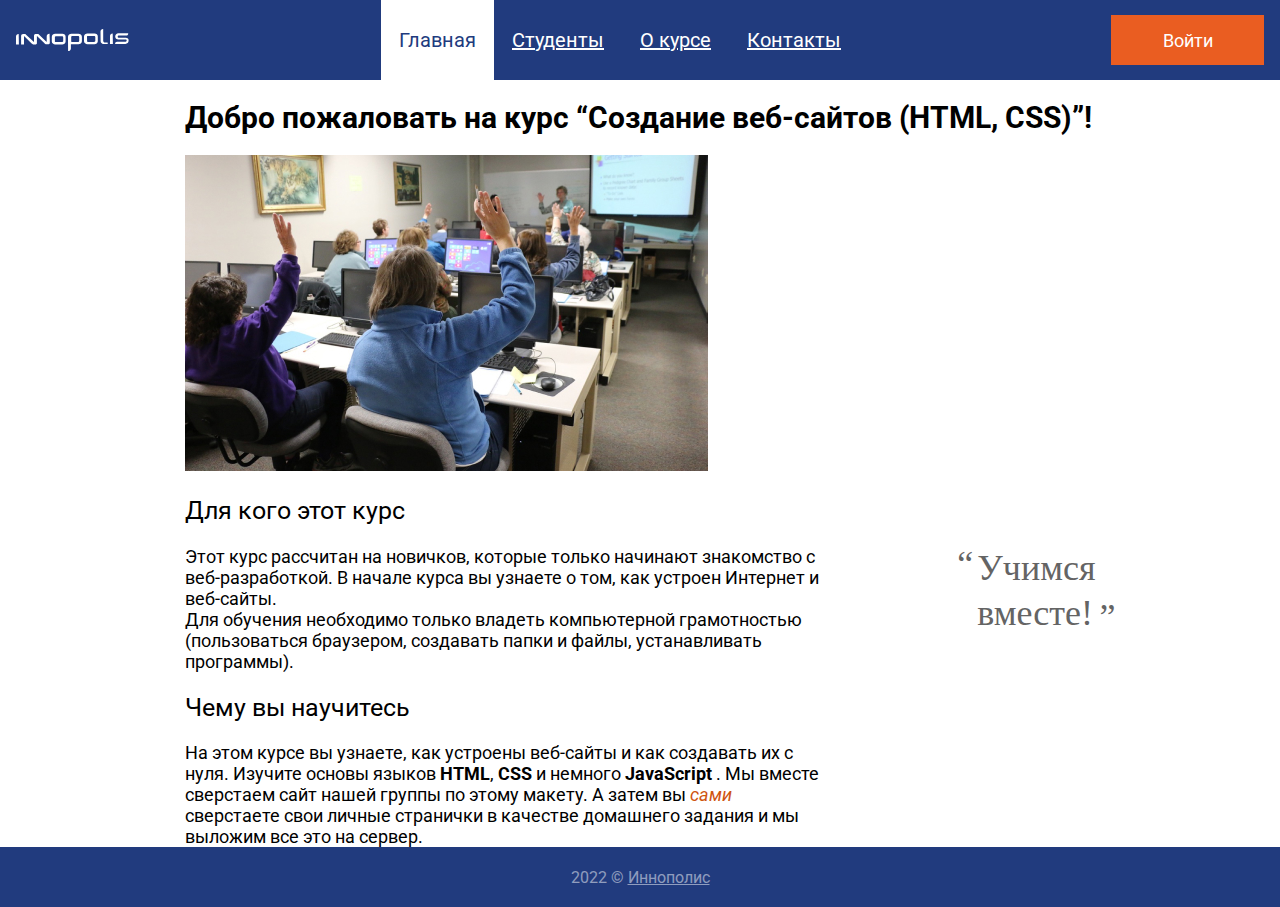
<file: index.html>
<!DOCTYPE html>
<html lang="ru">
    <head>
        <meta charset="UTF-8">
        <meta name="viewport" content="width=device-width,initial-scale=1.0">
        <title>Сайт группы</title>
        <link rel="stylesheet" href="css/style.css">
        <link rel="preconnect" href="https://fonts.googleapis.com">
<link rel="preconnect" href="https://fonts.gstatic.com" crossorigin>
<link href="https://fonts.googleapis.com/css2? family=Lobster&family=Roboto:ital,wght@0,400;0,700;1,400&display=swap" rel="stylesheet">
<script defer src="js/login-popup.js"></script>
    </head>
    <body class="page">
        <header class="header">
            <img class="site-logo" src="img/logo.svg" alt="Логотип">
            <ul class="site-menu">
                <li><a class="menu-link active-link" href="#">Главная</a></li>
                <li><a class="menu-link" href="pages/students.html">Студенты</a></li>
                <li><a class="menu-link" href="pages/about.html">О курсе</a></li>
                <li><a class="menu-link" href="pages/contacts.html">Контакты</a></li>
            </ul>
            <a class="login-button" href="login.html">Войти</a>
            <div class="login-popup">
                <h2 class="login-heading">Войти на сайт</h2>
                <form class="login-form" action="#" method="GET">
                    <input class="login-input" name="login" type="email" placeholder="Логин" required="">
                    <input class="password-input" name="password" type="password" placeholder="Пароль" required="">
                    <button class="popup-button" type="submit">Войти</button>
                </form>
            </div>
        </header>
<main class="main">
    <h1 class="main-heading">Добро пожаловать на курс “Создание веб-сайтов (HTML, CSS)”!</h1>
    <img class="class-photo" src="img/class-2.jpg" alt="Фото компьютерного класса" width="523" height="316">
    <h2>Для кого этот курс</h2>
    <div class="intro-wrapper">
     <p class="intro-text">Этот курс рассчитан на новичков, которые только начинают знакомство с веб-разработкой. В начале курса вы узнаете о том, как устроен Интернет и веб-сайты. <br>
    Для обучения необходимо только владеть компьютерной грамотностью (пользоваться браузером, создавать папки и файлы, устанавливать программы).</p>
     <aside class="intro-aside">
        <blockquote>	
            Учимся<br> 
            вместе!	
            </blockquote>
     </aside>
    </div>
    <h2>Чему вы научитесь</h2>
    <p class="intro-text">На этом курсе вы узнаете, как устроены веб-сайты и как создавать их с нуля. Изучите основы языков <strong>HTML</strong>, <strong>CSS</strong> и немного <strong>JavaScript</strong> . Мы вместе сверстаем сайт нашей группы по этому макету. А затем вы <em>сами</em> сверстаете свои личные странички в качестве домашнего задания и мы выложим все это на сервер.</p>
   
</main>
<footer class="footer">
    <p class="copywrite">2022 &copy; <a class="innop-link" href="https://innopolis.com/">Иннополис</a></p>
</footer>
    </body>
</html>
</file>
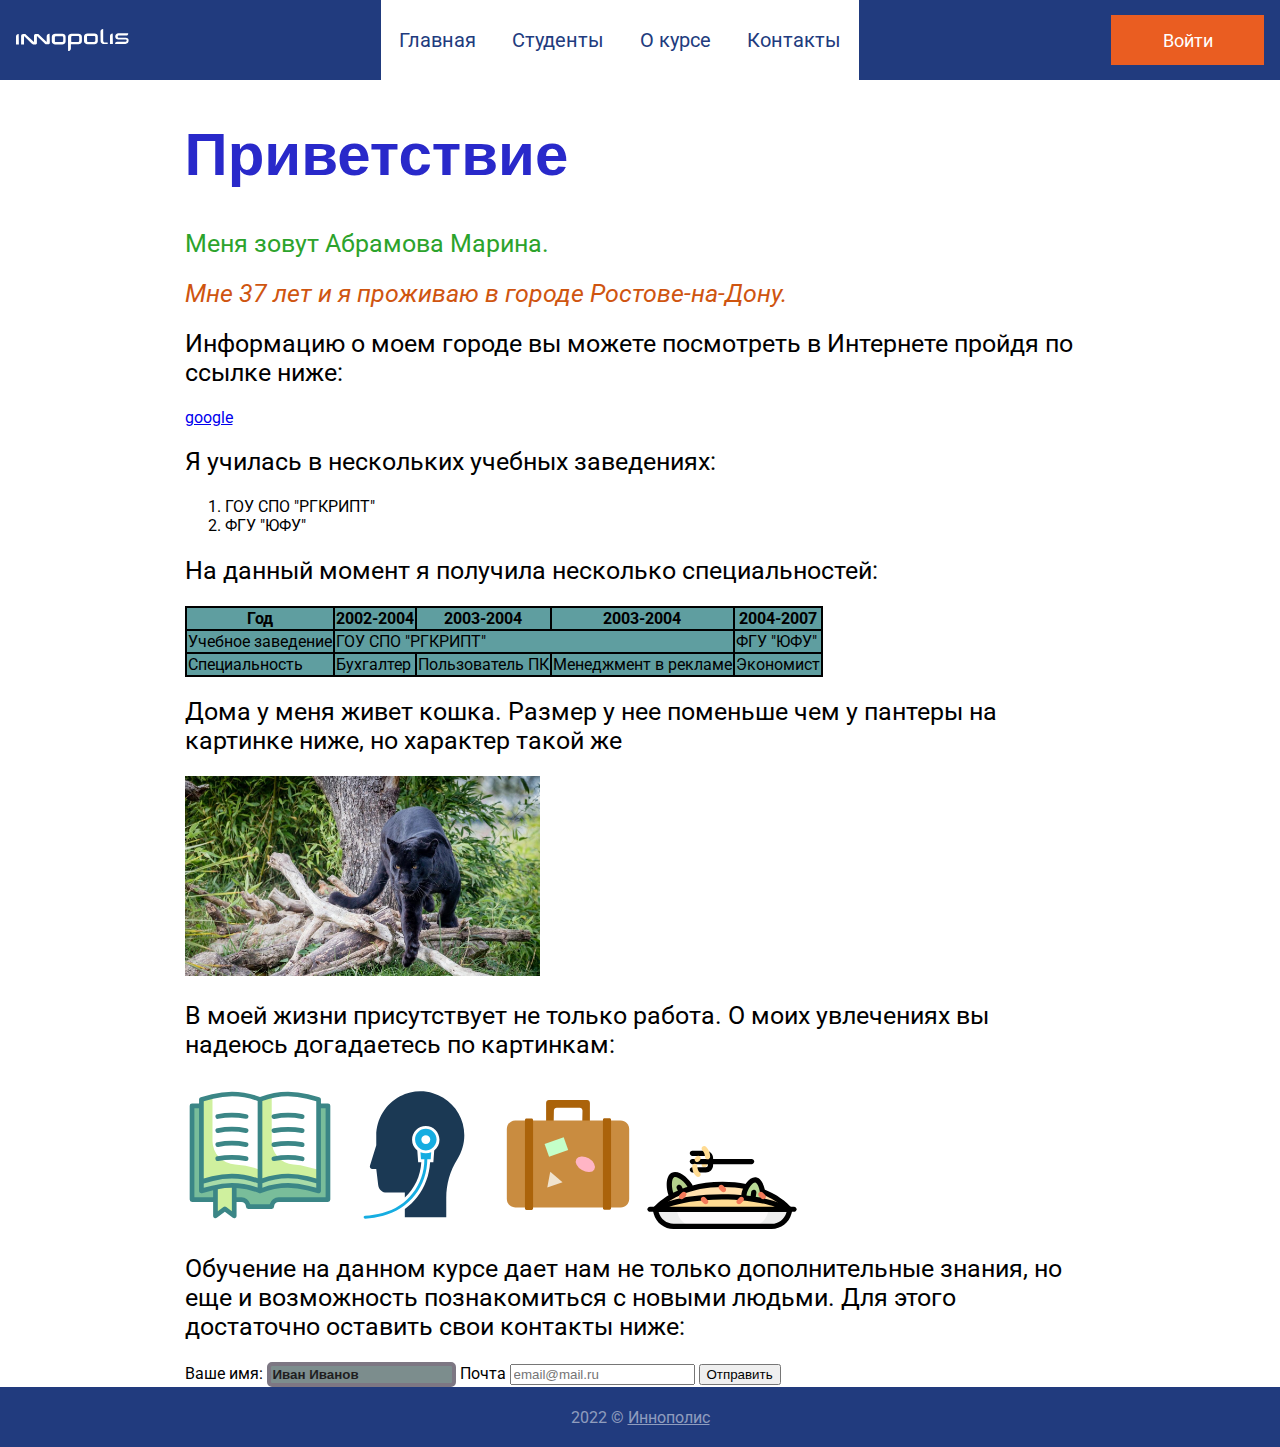
<file: Моя страница 1/index.html>
<!DOCTYPE html>
<html lang="ru">
    <head>
        <meta charset="UTF-8">
        <meta name="viewport" content="width=device-width,initial-scale=1.0">
        <title>Сайт группы</title>
        <link rel="stylesheet" href="./style.css">
        <link rel="preconnect" href="https://fonts.googleapis.com">
<link rel="preconnect" href="https://fonts.gstatic.com" crossorigin>
<link href="https://fonts.googleapis.com/css2? family=Lobster&family=Roboto:ital,wght@0,400;0,700;1,400&display=swap" rel="stylesheet">
<script defer src="js/login-popup.js"></script>
    </head>
    <body class="page">
        <header class="header">
            <img class="site-logo" src="img/logo.svg" alt="Логотип">
            <ul class="site-menu">
                <li><a class="menu-link active-link" href="../Урок 21.10.2022/index.html">Главная</a></li>
                <li><a class="menu-link active-link" href="../Урок 21.10.2022/pages/students.html">Студенты</a></li>
                <li><a class="menu-link active-link" href="../Урок 21.10.2022/pages/about.html">О курсе</a></li>
                <li><a class="menu-link active-link" href="../Урок 21.10.2022/pages/contacts.html">Контакты</a></li>
            </ul>
            <a class="login-button" href="login.html">Войти</a>
            <div class="login-popup">
                <h2 class="login-heading">Войти на сайт</h2>
                <form class="login-form" action="#" method="GET">
                    <input class="login-input" name="login" type="email" placeholder="Логин" required="">
                    <input class="password-input" name="password" type="password" placeholder="Пароль" required="">
                    <button class="popup-button" type="submit">Войти</button>
                </form>
            </div>
        </header>
        
        <body>
            <main class="main">
            <h1>Приветствие</h1>
            <h2 style="color: rgb(44, 163, 44)">Меня зовут Абрамова Марина. </h2>
            <h2><em>Мне 37 лет и я проживаю в городе Ростове-на-Дону.</em> </h2>
            <h2>Информацию о моем городе вы можете посмотреть в Интернете пройдя по ссылке ниже:</h2>
    <a href="https://www.google.com">google</a>
    <h2>Я училась в нескольких учебных заведениях:</h2>
        <ol>
        <li> ГОУ СПО "РГКРИПТ"</li>
        <li> ФГУ "ЮФУ"</li>
        </ol>
        <h2>На данный момент я получила несколько специальностей:</h2>
        <table>
            <tr>
                <th>Год</th>
                <th>2002-2004</th>
                <th>2003-2004</th>
                <th>2003-2004</th>
                <th>2004-2007</th>
                
            </tr>
            <tr>
                <td >Учебное заведение</td>
                <td colspan="3">ГОУ СПО "РГКРИПТ"</td>
                <td>ФГУ "ЮФУ"</td>
            </tr>
            <tr>
                <td>Специальность</td>
                <td>Бухгалтер</td>
                <td>Пользователь ПК</td>
                <td>Менеджмент в рекламе</td>
                <td>Экономист</td>
            </tr>
        </table>
        <h2>Дома у меня живет кошка. Размер у нее поменьше чем у пантеры на картинке ниже, но характер такой же</h2>
        <img class="lanscape" src="img/panther-black-animals-predator-xvrg.jpeg" alt="Пантера" width="400" height="200">
        <h2> В моей жизни присутствует не только работа. О моих увлечениях вы надеюсь догадаетесь по картинкам:</h2>
        <object class="icon" data="img/book-education-library-2-svgrepo-com.svg" type="image/svg+xml"></object>
        <object class="melody" data="img/audio-melody-music-49-svgrepo-com.svg" type="image/svg+xml"></object>
        <object class="travel" data="img/summer-backpack-travel-svgrepo-com.svg" type="image/svg+xml"></object>
        <object class="pasta" data="img/pasta-svgrepo-com.svg" type="image/svg+xml"></object>
        <h2>Обучение на данном курсе дает нам не только дополнительные знания, но еще и возможность познакомиться с новыми людьми. Для этого достаточно оставить свои контакты ниже:</h2>
        <form action="" methot="get">
            <label for="name">Ваше имя:</label>
            <input class="name-input" id="name" type="text" name="username" required placeholder="Иван Иванов">
            <label for="email">Почта</label>
            <input id="email" type="email" name="email" required
            placeholder="email@mail.ru">
           
        <button type="submit">Отправить</button>
    </form>
    </main>
    <footer class="footer">
        <p class="copywrite">2022 &copy; <a class="innop-link" href="https://innopolis.com/">Иннополис</a></p>
    </footer>
</body>
</html>
</file>
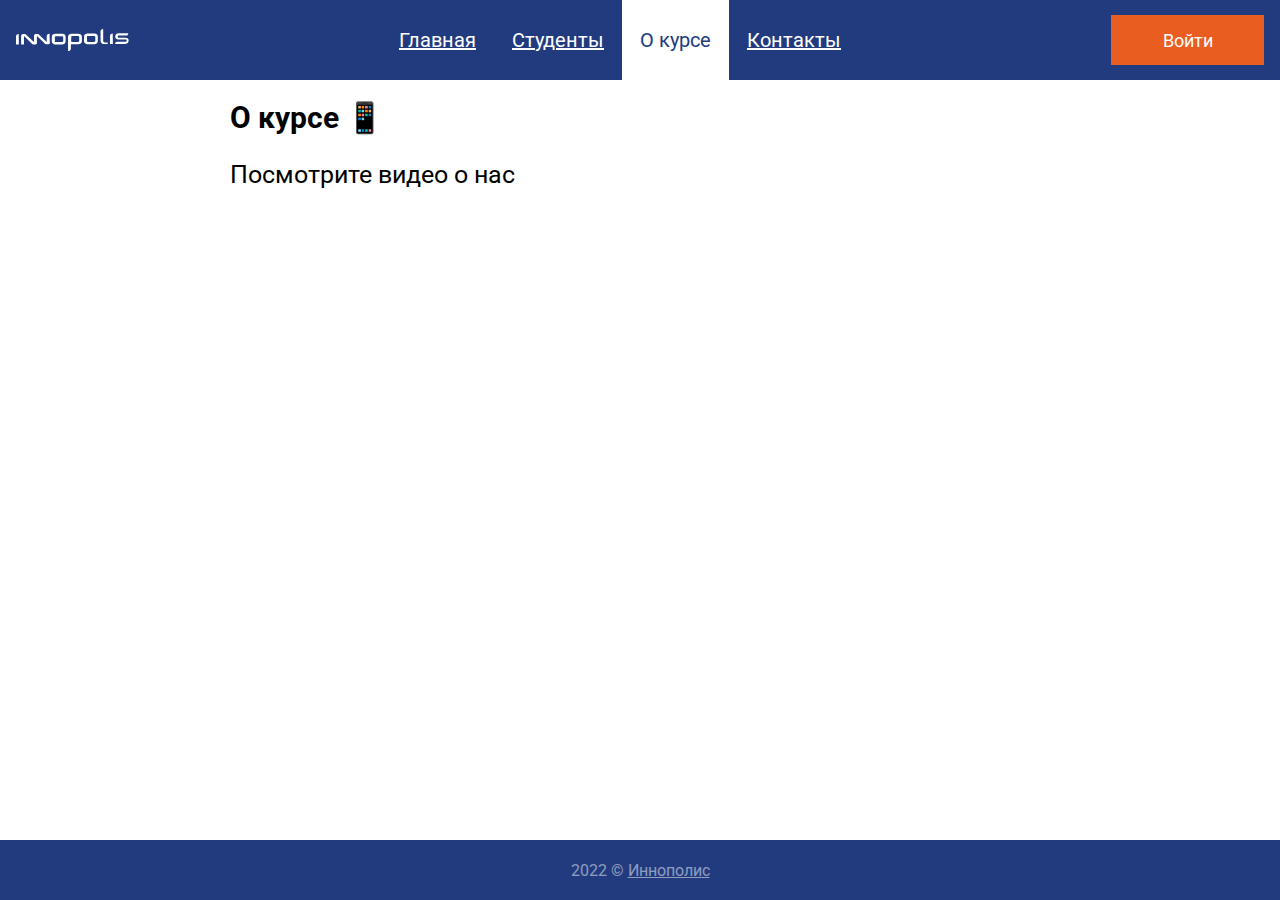
<file: pages/about.html>
<!DOCTYPE html>
<html lang="ru">
    <head>
        <meta charset="UTF-8">
        <meta name="viewport" content="width=device-width,initial-scale=1.0">
        <title>Студенты-Сайт группы</title>
        <link rel="stylesheet" href="../css/style.css">
        <link rel="preconnect" href="https://fonts.googleapis.com">
<link rel="preconnect" href="https://fonts.gstatic.com" crossorigin>
<link href="https://fonts.googleapis.com/css2?family=Roboto:ital,wght@0,400;0,700;1,400&display=swap" rel="stylesheet">
<script defer src="../js/login-popup.js"></script>
    </head>
    <body class="page">
        <header class="header">
            <img class="site-logo" src="../img/logo.svg"Логотип">
            <ul class="site-menu">
                <li><a class="menu-link" href="../index.html">Главная</a></li>
                <li><a class="menu-link" href="./students.html">Студенты</a></li>
                <li><a class="menu-link  active-link" href="#">О курсе</a></li>
                <li><a class="menu-link" href="contacts.html">Контакты</a></li>
            </ul>
            <a class="login-button" href="login.html">Войти</a>
            <div class="login-popup">
                <h2 class="login-heading">Войти на сайт</h2>
                <form class="login-form" action="" method="GET">
                    <input class="login-input" name="login" type="text" placeholder="Логин" required="">
                    <input class="password input" name="password" type="password" placeholder="Пароль" required="">
                    <button class="popup-button" type="submit">Войти</button>
                </form>
            </div>
        </header>
        <main class="main main-about">
            <h1 class="main-heading">О курсе 📱 </h1>
            <p class="about-text">Посмотрите видео о нас</p>
            <iframe class="about-video" width="560" height="315" src="https://www.youtube.com/embed/HiFfgmPXsXw" title="YouTube video player" frameborder="0" allow="accelerometer; autoplay; clipboard-write; encrypted-media; gyroscope; picture-in-picture" allowfullscreen></iframe>

        </main>
        <footer class="footer">
            <p class="copywrite">2022 &copy; <a class="innop-link" href="https://innopolis.com/">Иннополис</a></p>
        </footer>

    </body>
</html>
</file>
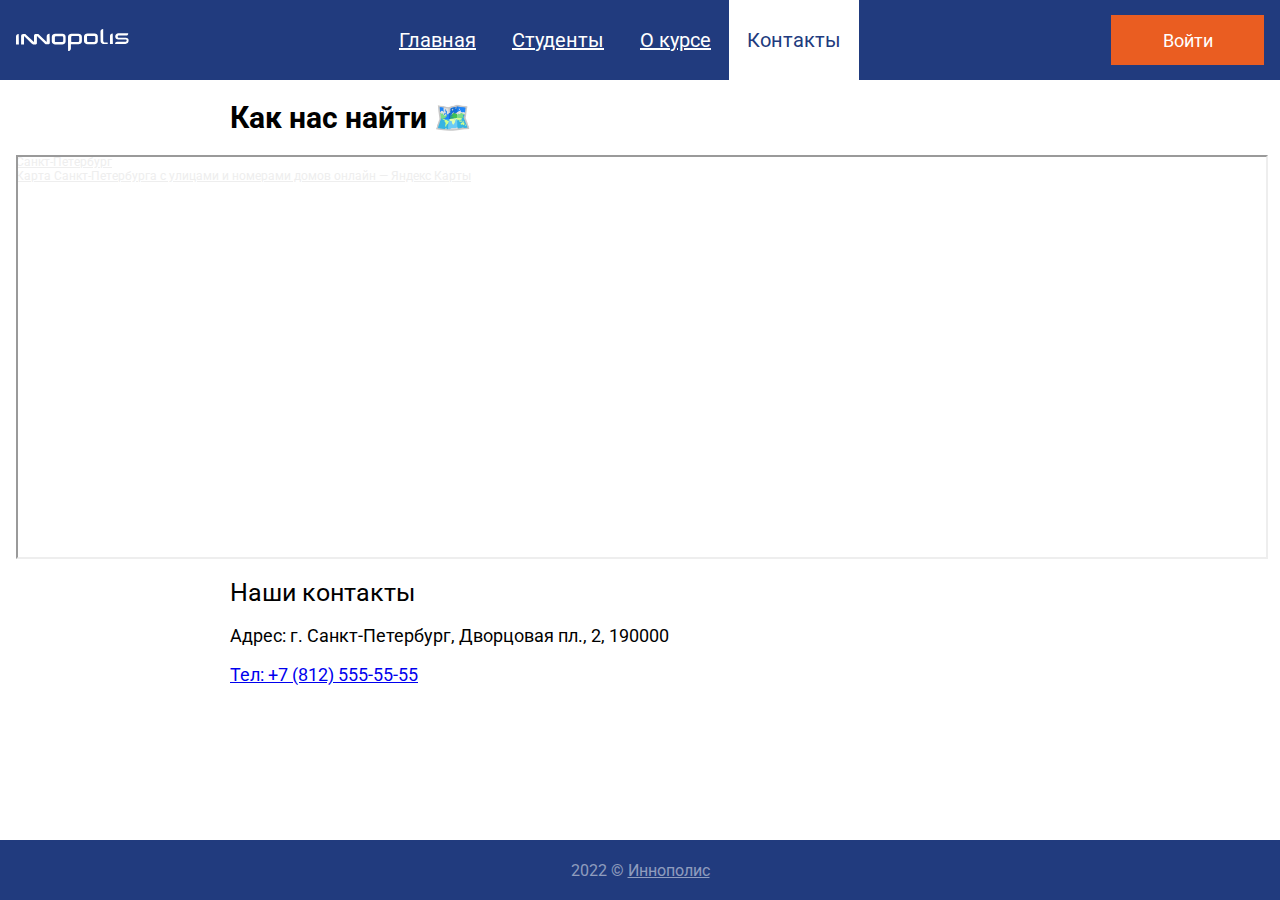
<file: pages/contacts.html>
<!DOCTYPE html>
<html lang="ru">
    <head>
        <meta charset="UTF-8">
        <meta name="viewport" content="width=device-width,initial-scale=1.0">
        <title>Студенты-Сайт группы</title>
        <link rel="stylesheet" href="../css/style.css">
        <link rel="preconnect" href="https://fonts.googleapis.com">
<link rel="preconnect" href="https://fonts.gstatic.com" crossorigin>
<link href="https://fonts.googleapis.com/css2?family=Roboto:ital,wght@0,400;0,700;1,400&display=swap" rel="stylesheet">
<script defer src="../js/login-popup.js"></script>
    </head>
    <body class="page">
        <header class="header">
            <img class="site-logo" src="../img/logo.svg"Логотип">
            <ul class="site-menu">
                <li><a class="menu-link" href="../index.html">Главная</a></li>
                <li><a class="menu-link" href="./students.html">Студенты</a></li>
                <li><a class="menu-link" href="about.html">О курсе</a></li>
                <li><a class="menu-link active-link" href="#">Контакты</a></li>
            </ul>
            <a class="login-button" href="login.html">Войти</a>
            <div class="login-popup">
                <h2 class="login-heading">Войти на сайт</h2>
                <form class="login-form" action="" method="GET">
                    <input class="login-input" name="login" type="text" placeholder="Логин" required="">
                    <input class="password input" name="password" type="password" placeholder="Пароль" required="">
                    <button class="popup-button" type="submit">Войти</button>
                </form>
            </div>
        </header>
        <main class="main contacts-about">
            <h1 class="main-heading contacts-heading">Как нас найти 🗺️️</h1>
            <div class="contacts-maps" style="position:relative;overflow:hidden;"><a href="https://yandex.ru/maps/2/saint-petersburg/?utm_medium=mapframe&utm_source=maps" style="color:#eee;font-size:12px;position:absolute;top:0px;">Санкт‑Петербург</a><a href="https://yandex.ru/maps/2/saint-petersburg/?ll=30.315635%2C59.938951&utm_medium=mapframe&utm_source=maps&z=11" style="color:#eee;font-size:12px;position:absolute;top:14px;">Карта Санкт-Петербурга с улицами и номерами домов онлайн — Яндекс Карты</a><iframe class="yandex-map" src="https://yandex.ru/map-widget/v1/-/COEsvec" width="560" height="400" frameborder="1" allowfullscreen="true" style="position:relative;"></iframe></div>
            <h2 class="contacts-text-heading">Наши контакты</h2>
            <address class="contacts-address">
                <p>Адрес: г. Санкт-Петербург, Дворцовая пл., 2, 190000</p>
                <a class="contacts-tel" href="tel:+78125555555">Тел: +7 (812) 555-55-55</a>
            </address>

        </main>
        <footer class="footer">
            <p class="copywrite">2022 &copy; <a class="innop-link" href="https://innopolis.com/">Иннополис</a></p>
        </footer>

    </body>
</html>
</file>
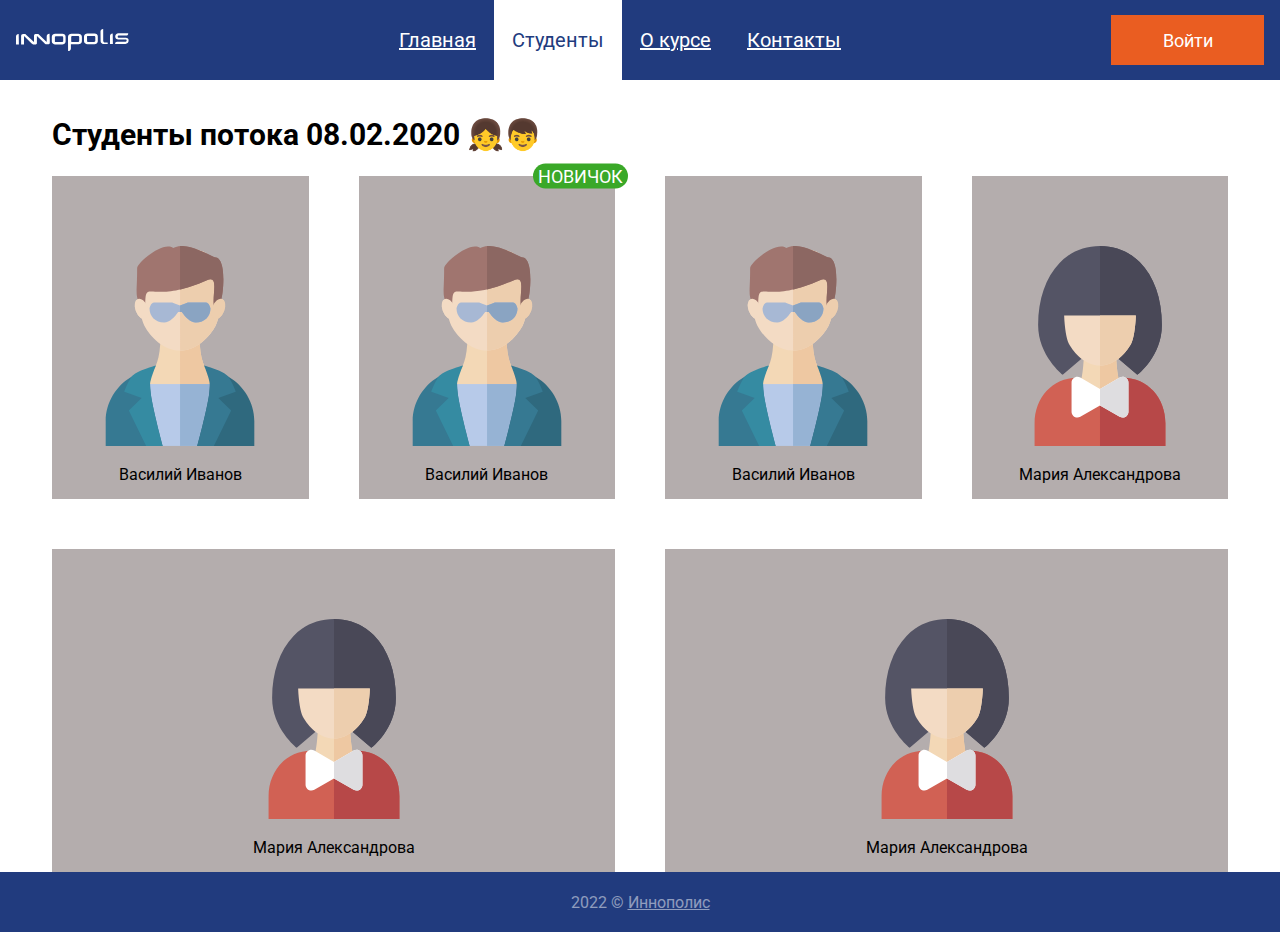
<file: pages/students.html>
<!DOCTYPE html>
<html lang="ru">
    <head>
        <meta charset="UTF-8">
        <meta name="viewport" content="width=device-width,initial-scale=1.0">
        <title>Студенты-Сайт группы</title>
        <link rel="stylesheet" href="../css/style.css">
        <link rel="preconnect" href="https://fonts.googleapis.com">
<link rel="preconnect" href="https://fonts.gstatic.com" crossorigin>
<link href="https://fonts.googleapis.com/css2?family=Roboto:ital,wght@0,400;0,700;1,400&display=swap" rel="stylesheet">
<script defer src="../js/login-popup.js"></script>
    </head>
    <body class="page">
        <header class="header student-header">
            <img class="site-logo" src="../img/logo.svg" alt="Логотип">
            <ul class="site-menu">
                <li><a class="menu-link" href="../index.html">Главная</a></li>
                <li><a class="menu-link active-link " href="#">Студенты</a></li>
                <li><a class="menu-link" href="about.html">О курсе</a></li>
                <li><a class="menu-link" href="contacts.html">Контакты</a></li>
            </ul>
            <a class="login-button" href="login.html">Войти</a>
            <div class="login-popup">
                <h2 class="login-heading">Войти на сайт</h2>
                <form class="login-form" action="#" method="GET">
                    <input class="login-input" name="login" type="text" placeholder="Логин" required="">
                    <input class="password input" name="password" type="password" placeholder="Пароль" required="">
                    <button class="popup-button" type="submit">Войти</button>
                </form>
            </div>
        </header>
<main class="main main-students">
    <h1 class="main-heading student-heading">Студенты потока 08.02.2020 </h1>
    <div class="students">
        <section class="student">
         <a class="student-link" href="">
            <img src="../img/avatar-man.svg" alt="Аватар студента" width="200" height="270">
            <p class="student-name">Василий Иванов</p>
         </a>
        </section>
        
        <section class="student">
            <a class="student-link" href="">
               <img src="../img/avatar-man.svg" alt="Аватар студента" width="200" height="270">
               <p class="student-name">Василий Иванов</p>
            </a>
            <span class="student-new">Новичок</span>
           </section>

           <section class="student">
            <a class="student-link" href="">
               <img src="../img/avatar-man.svg" alt="Аватар студента" width="200" height="270">
               <p class="student-name">Василий Иванов</p>
            </a>
           </section>
           <section class="student">
             <a class="student-link" href="../Моя страница 1/index.html">
            <img src="../img/avatar-svgrepo-woman.svg" alt="Аватар студента" width="200" height="270">
               <p class="student-name">Мария Александрова</p>
             </a>
            </section>
          
        <section class="student">
            <a class="student-link" href="">
         <img src="../img/avatar-svgrepo-woman.svg" alt="Аватар студента" width="200" height="270">
            <p class="student-name">Мария Александрова</p>
            </a>
         </section>
        
         <section class="student">
            <a class="student-link" href="">
         <img src="../img/avatar-svgrepo-woman.svg" alt="Аватар студента" width="200" height="270">
            <p class="student-name">Мария Александрова</p>
            </a>
         </section>
    </div>
</main>
<footer class="footer">
    <p class="copywrite">2022 &copy; <a class="innop-link" href="https://innopolis.com/">Иннополис</a></p>
</footer>
    </body>
</html>
</file>
<file: css/style.css>
.page {
    display: flex;
    flex-direction: column;
    min-height: 100vh;
    margin: 0;
    font-family: 'Roboto', sans-serif;
}
.header {
    box-sizing: border-box;
    width: 100%;
    max-width: 1300px;
    margin: 0 auto;
    padding: 0 16px;
    min-height: 80px;
    display: flex;
    flex-wrap: wrap;
    justify-content: space-between;
    align-items: center;
    background-color:rgb(33, 59, 126, 1);
}

@media (max-width: 630px) {
    .site-logo {
        width: 100%;
        min-height: 80px;
    }
}

.site-menu {
    align-self: stretch;
    display: flex;
    flex-wrap: wrap;
    margin: 0;
    padding: 0;
    list-style: none;
}
.site-menu > li {
    display: flex;
    min-height: 80px;
}
.menu-link {
    display: flex;
    align-items: center;
    font-family: 'Roboto';
    font-style: normal;
    font-weight: 400;
    font-size: 20px;
    color: #fff;
    padding: 0 18px;
}
.menu-link:hover {
    color: #213B7E;
    background-color: #fff;
    text-decoration: none;
}
.login-button {
    display: flex;
    justify-content: center;
    align-items: center;
    width: 153px;
    min-height: 50px;
    font-family: 'Roboto';
    font-style: normal;
    font-weight: 400;
    font-size: 18px;
    color: #fff;
    background-color:#EA5D21 ;
    text-decoration: none;
}
/* login popup */
.login-popup {
    display: none;
    position: fixed;
    z-index: 1;
    bottom: 0;
    left: 50%;
    transform: translate(-50%, -50%);
    box-sizing: border-box;
    width: 100%;
    max-width: 500px;
    min-height: 418px;
    padding: 26px 28px 56px;
    background-color: white;
    border: 1px solid #213B7E;
    box-shadow: 5px 5px 4px 0 rgba(0,0,0,0.25);
}
.login-form {
    display: flex;
    align-items: center;
    flex-direction: column;
}
.login-input::placeholder,
.password-input::placeholder {
    font-family: 'Roboto';
    font-style: normal;
    font-weight: 400;
    font-size: 24px;
    line-height: 28px;
}
.login-form > input {
    width: 100%;
    max-width: 444px;
    min-height: 55px;
    margin-bottom: 56px;
    border: 1px solid #808080;
}
.popup-button {
    font-family: 'Roboto', sans-serif;
    font-weight: 400;
    font-size: 18px;
    display: flex;
    justify-content: center;
    align-items: center;
    width: 153px;
    min-height: 50px;
    text-decoration: none;
    color: #FFFFFF;
    background-color: #EA6113;
    border: none;
}
.login-form > input {
    padding: 0 1em;
}
/* Mein */
.main {
    box-sizing: border-box;
    width: 100%;
    max-width: 911px;
    margin: 0 auto;
    /* padding: 0 2vw; */
    flex-grow: 1;   
}

.class-photo {
    object-fit: cover;
    width: 100%;
    max-width: 523px;
    height: 316px;
}
.main-heading {
    font-family: 'Roboto';
    font-style: normal;
    font-weight: 700;
    font-size: 30px;
    line-height: 1.17;
}
h2 {
    font-family: 'Roboto', sans-serif;
    font-style: normal;
    font-weight: 400;
    font-size: 25px;
    line-height: 29px;  
}
/* Students */
.students {
    display: flex;
    flex-wrap: wrap;
    max-width: 1202px;
    gap: 50px;
    padding: 0 13px;
    box-sizing: border-box;
    margin: 0 auto;
}
.student-header {
    margin-bottom: 37px;
}
.main-students {
    max-width: 1202px;
}
.student-heading {
    max-width: 1202px;
    padding: 0 13px;
    margin: 0 auto;
    margin-bottom: 24px;
    box-sizing: border-box;
}
.student-heading::after {
    content: '👧👦';
}
.student {
    position: relative;
    display: flex;
    flex-direction: column;
    align-items: center;
    flex: 1 1 0;
    /* outline: 1px solid black; */
    box-sizing: border-box;
    width: 200px;
    background-color: #b4adad;
}
@media (min-widht: 1150px) {
    .student {
        max-width: calc(100% / 2);
    }
} 
.student-new {
    position: absolute;
    top: 0;
    transform: translateY(-50%);
    right: -13px;
    display: flex;
    padding: 2px 5px;
    border-radius: 20px;
    background-color: #3AA828;
    color: #fff;
    text-transform: uppercase;
    font-family: 'Roboto';
    font-style: normal;
    font-weight: 400;
    font-size: 18px;
    line-height: 21px; 
}

.student img {
    min-height: 270px;
    object-position: bottom;
    object-fit: contain;
}
.student-name {
    display: block;
    margin-bottom: 1em;
    text-align: center; 
    text-decoration: none;
    margin: 15px;
    color: #000000;
}
.student-link {
    text-decoration: none;
}
.intro-wrapper {
    display: flex;
    flex-wrap: wrap;
    justify-content: space-between;
}
.intro-aside {
    color: #646464;
    font-family: 'Lobster';
    font-style: normal;
    font-weight: 400;
    font-size: 36px;
    line-height: 45px;
}
.intro-aside > blockquote {
    margin: 0;
    position: relative;
}
.intro-aside > blockquote::before {
    content:	
    '\201C';
    position: absolute;
    left: -20px;
    top: -4px;
}
.intro-aside > blockquote::after {
    content:	
    '\201D';
    position: absolute;
    right: -20px;
    bottom: -4px;
}
.intro-text {
    margin: 0;
    width: 100%;
    max-width: 634px;
    font-family: 'Roboto';
    font-style: normal;
    font-weight: 400;
    font-size: 18px;
    line-height: 21px;
}
.intro-text > strong {
    font-weight: 700;
}
em {
    color: #Cf5510 ;
    font-style: italic;
}
/* About */
.main-about {
    max-width: 820px;

}
.about-text {
    font-family: 'Roboto';
    font-style: normal;
    font-weight: 400;
    font-size: 25px;
    line-height: 29px;
}
.about-video {
    width: 100%;
    min-height: 550px;
}

/* Contacts */
.contacts-about {
    max-width: 100%;
}
.contacts-heading {
    max-width: 820px;
    margin-left: auto;
    margin-right: auto;
}
.contacts-text-heading {
    max-width: 820px;
    margin: 0 auto;
    font-family: 'Roboto';
    font-style: normal;
    font-weight: 400;
    font-size: 25px;
    line-height: 29px;
}
.contacts-address,
.contacts-tel {
    max-width: 820px;
    margin: 0 auto;
    font-family: 'Roboto';
    font-style: normal;
    font-weight: 400;
    font-size: 18px;
    line-height: 21px;
}
.contacts-maps {
    box-sizing: border-box;
    width: 100%;
    max-width: 1300px;
    margin: 0 auto;
    margin-bottom: 15px;
    padding: 0 16px;
    
}
.yandex-map {
    width: 100%;
    
}
/* Footer */
.footer {
    box-sizing: border-box;
    width: 100%;
    max-width: 1300px;
    margin: 0 auto;
    padding: 0 16px;
    min-height: 60px;
    display: flex;
    flex-wrap: wrap;
    justify-content: center;
    align-items: center;
    background-color:#213B7E;
}
.copywrite {
    color: rgba(255, 255, 255, 0.5);
}
.innop-link {
    color:rgba(255, 255, 255, 0.5); 
}

/* Responsive */
@media (max-width: 630px) {
    .header {
        justify-content: center;
        padding: 1em 16px;
        gap: 1em;
    }
    
    .site-logo {
        width: 100%;
        min-height: 80px;
    }
    .site-menu {
        justify-content: center;
    }
}

/* JS */
.active-link {
    color: #213B7E;
    background-color: #fff;
    text-decoration: none;
   
}
.show-popup {
    display: block;
}
</file>
<file: Моя страница 1/style.css>
.page {
    display: flex;
    flex-direction: column;
    min-height: 100vh;
    margin: 0;
    font-family: 'Roboto', sans-serif;
}
.header {
    box-sizing: border-box;
    width: 100%;
    max-width: 1300px;
    margin: 0 auto;
    padding: 0 16px;
    min-height: 80px;
    display: flex;
    flex-wrap: wrap;
    justify-content: space-between;
    align-items: center;
    background-color:rgb(33, 59, 126, 1);
}

@media (max-width: 630px) {
    .site-logo {
        width: 100%;
        min-height: 80px;
    }
}

.site-menu {
    align-self: stretch;
    display: flex;
    flex-wrap: wrap;
    margin: 0;
    padding: 0;
    list-style: none;
}
.site-menu > li {
    display: flex;
    min-height: 80px;
}
.menu-link {
    display: flex;
    align-items: center;
    font-family: 'Roboto';
    font-style: normal;
    font-weight: 400;
    font-size: 20px;
    color: #fff;
    padding: 0 18px;
}
.menu-link:hover {
    color: #213B7E;
    background-color: #fff;
    text-decoration: none;
}
.login-button {
    display: flex;
    justify-content: center;
    align-items: center;
    width: 153px;
    min-height: 50px;
    font-family: 'Roboto';
    font-style: normal;
    font-weight: 400;
    font-size: 18px;
    color: #fff;
    background-color:#EA5D21 ;
    text-decoration: none;
}
/* login popup */
.login-popup {
    display: none;
    position: fixed;
    z-index: 1;
    bottom: 0;
    left: 50%;
    transform: translate(-50%, -50%);
    box-sizing: border-box;
    width: 100%;
    max-width: 500px;
    min-height: 418px;
    padding: 26px 28px 56px;
    background-color: white;
    border: 1px solid #213B7E;
    box-shadow: 5px 5px 4px 0 rgba(0,0,0,0.25);
}
.login-form {
    display: flex;
    align-items: center;
    flex-direction: column;
}
.login-input::placeholder,
.password-input::placeholder {
    font-family: 'Roboto';
    font-style: normal;
    font-weight: 400;
    font-size: 24px;
    line-height: 28px;
}
.login-form > input {
    width: 100%;
    max-width: 444px;
    min-height: 55px;
    margin-bottom: 56px;
    border: 1px solid #808080;
}
.popup-button {
    font-family: 'Roboto', sans-serif;
    font-weight: 400;
    font-size: 18px;
    display: flex;
    justify-content: center;
    align-items: center;
    width: 153px;
    min-height: 50px;
    text-decoration: none;
    color: #FFFFFF;
    background-color: #EA6113;
    border: none;
}
.login-form > input {
    padding: 0 1em;
}
/* Mein */
.main {
    box-sizing: border-box;
    width: 100%;
    max-width: 911px;
    margin: 0 auto;
    /* padding: 0 2vw; */
    flex-grow: 1;   
}

.class-photo {
    object-fit: cover;
    width: 100%;
    max-width: 523px;
    height: 316px;
}
.main-heading {
    font-family: 'Roboto';
    font-style: normal;
    font-weight: 700;
    font-size: 30px;
    line-height: 1.17;
}
h2 {
    font-family: 'Roboto', sans-serif;
    font-style: normal;
    font-weight: 400;
    font-size: 25px;
    line-height: 29px;  
}
/* Students */
.students {
    display: flex;
    flex-wrap: wrap;
    max-width: 1202px;
    gap: 50px;
    padding: 0 13px;
    box-sizing: border-box;
    margin: 0 auto;
}
.student-header {
    margin-bottom: 37px;
}
.main-students {
    max-width: 1202px;
}
.student-heading {
    max-width: 1202px;
    padding: 0 13px;
    margin: 0 auto;
    margin-bottom: 24px;
    box-sizing: border-box;
}
.student-heading::after {
    content: '👧👦';
}
.student {
    position: relative;
    display: flex;
    flex-direction: column;
    align-items: center;
    flex: 1 1 0;
    /* outline: 1px solid black; */
    box-sizing: border-box;
    width: 200px;
    background-color: #b4adad;
}
@media (min-widht: 1150px) {
    .student {
        max-width: calc(100% / 2);
    }
} 
.student-new {
    position: absolute;
    top: 0;
    transform: translateY(-50%);
    right: -13px;
    display: flex;
    padding: 2px 5px;
    border-radius: 20px;
    background-color: #3AA828;
    color: #fff;
    text-transform: uppercase;
    font-family: 'Roboto';
    font-style: normal;
    font-weight: 400;
    font-size: 18px;
    line-height: 21px; 
}

.student img {
    min-height: 270px;
    object-position: bottom;
    object-fit: contain;
}
.student-name {
    display: block;
    margin-bottom: 1em;
    text-align: center;
    margin: 0;
    color: #000000;
}
.intro-wrapper {
    display: flex;
    flex-wrap: wrap;
    justify-content: space-between;
}
.intro-aside {
    color: #646464;
    font-family: 'Lobster';
    font-style: normal;
    font-weight: 400;
    font-size: 36px;
    line-height: 45px;
}
.intro-aside > blockquote {
    margin: 0;
}

.intro-text {
    margin: 0;
    width: 100%;
    max-width: 634px;
    font-family: 'Roboto';
    font-style: normal;
    font-weight: 400;
    font-size: 18px;
    line-height: 21px;
}
.intro-text > strong {
    font-weight: 700;
}
em {
    color: #Cf5510 ;
    font-style: italic;
}
/* About */
.main-about {
    max-width: 820px;

}
.about-text {
    font-family: 'Roboto';
    font-style: normal;
    font-weight: 400;
    font-size: 25px;
    line-height: 29px;
}
.about-video {
    width: 100%;
    min-height: 550px;
}

/* Contacts */
.contacts-about {
    max-width: 100%;
}
.contacts-heading {
    max-width: 820px;
    margin-left: auto;
    margin-right: auto;
}
.contacts-text-heading {
    max-width: 820px;
    margin: 0 auto;
    font-family: 'Roboto';
    font-style: normal;
    font-weight: 400;
    font-size: 25px;
    line-height: 29px;
}
.contacts-address,
.contacts-tel {
    max-width: 820px;
    margin: 0 auto;
    font-family: 'Roboto';
    font-style: normal;
    font-weight: 400;
    font-size: 18px;
    line-height: 21px;
}
.contacts-maps {
    box-sizing: border-box;
    width: 100%;
    max-width: 1300px;
    margin: 0 auto;
    margin-bottom: 15px;
    padding: 0 16px;
    
}
.yandex-map {
    width: 100%;
    
}
/* Footer */
.footer {
    box-sizing: border-box;
    width: 100%;
    max-width: 1300px;
    margin: 0 auto;
    padding: 0 16px;
    min-height: 60px;
    display: flex;
    flex-wrap: wrap;
    justify-content: center;
    align-items: center;
    background-color:#213B7E;
}
.copywrite {
    color: rgba(255, 255, 255, 0.5);
}
.innop-link {
    color:rgba(255, 255, 255, 0.5); 
}

/* Responsive */
@media (max-width: 630px) {
    .header {
        justify-content: center;
        padding: 1em 16px;
        gap: 1em;
    }
    
    .site-logo {
        width: 100%;
        min-height: 80px;
    }
    .site-menu {
        justify-content: center;
    }
}

/* JS */
.active-link {
    color: #213B7E;
    background-color: #fff;
    text-decoration: none;
   
}
.show-popup {
    display: block;
}
h1{
    color: rgb(41, 41, 202);
    font-size: 60px;
    font-family: Verdana, Geneva, Tahoma, sans-serif;
} 
table{
    border: 2px solid black;
    border-collapse: collapse;
    margin-bottom: 10px;
}
tr{
    background-color: #5f9ea0;
}

td{
    border: 2px solid #000000; 
    border-collapse: collapse
}
th{
    border: 2px solid #000000; 
    border-collapse: collapse; 
}
.lanscape{
    width: auto;
    height: 200px;
}
.icon{
    width: 150px;
    height: auto;
}
.melody {
    width: 150px;
    height: auto;
}
.travel {
    width: 150px;
    height: auto;
}
.pasta {
    width: 150px;
    height: auto;
}
.name-input{
    border: 4px solid hsl(270, 5%, 49%);
    border-radius: 5px;
    background-color: hsl(180, 7%, 52%);
    color: hsl(273, 69%, 33%);
}
.name-input::placeholder{
    color: hsl(330, 3%, 12%);
    font-weight: 700;
}
textarea{
    padding: 1em;
}
</file>
